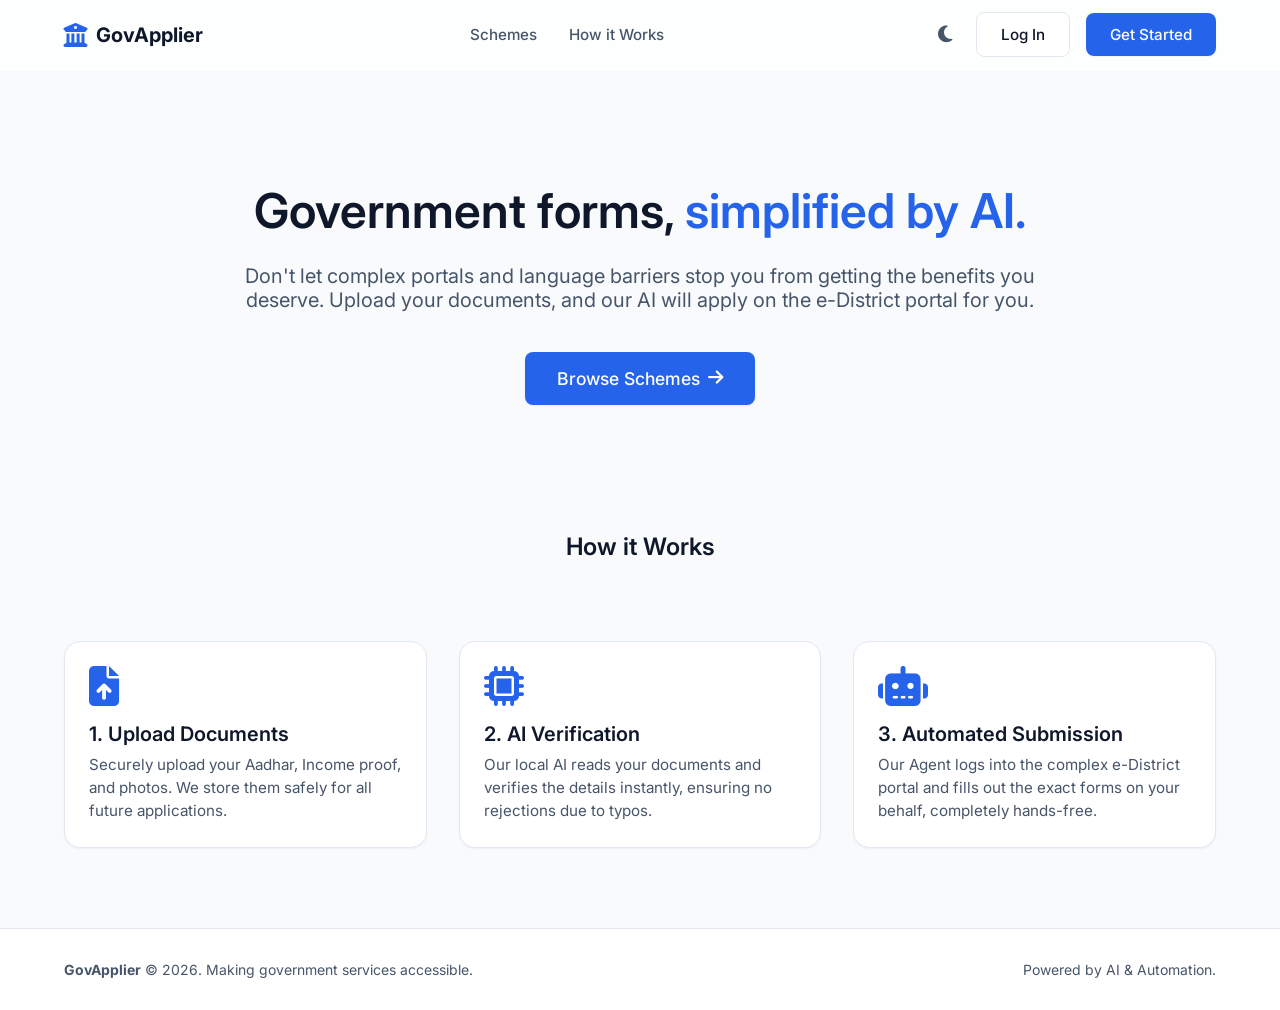
<file: gov_applier/frontend/index.html>
<!DOCTYPE html>
<html lang="en" data-theme="light">
<head>
    <meta charset="UTF-8">
    <meta name="viewport" content="width=device-width, initial-scale=1.0">
    <title>Gov Scheme Applier | AI Powered Applications</title>
    
    <!-- Google Fonts -->
    <link href="https://fonts.googleapis.com/css2?family=Inter:wght@400;500;600;700&display=swap" rel="stylesheet">
    
    <!-- Font Awesome for Icons -->
    <link rel="stylesheet" href="https://cdnjs.cloudflare.com/ajax/libs/font-awesome/6.4.0/css/all.min.css">
    
    <!-- CSS Architecture -->
    <link rel="stylesheet" href="css/globals.css">
    <link rel="stylesheet" href="css/layouts.css">
    <link rel="stylesheet" href="css/components.css">
    <link rel="stylesheet" href="css/animations.css">

    <style>
        .hero {
            text-align: center;
            padding: 4rem 0;
            max-width: 800px;
            margin: 0 auto;
        }
        .hero h1 {
            font-size: 3rem;
            margin-bottom: 1.5rem;
            color: var(--text-primary);
        }
        .hero h1 span {
            color: var(--accent-blue);
        }
        .hero p {
            font-size: 1.25rem;
            color: var(--text-secondary);
            margin-bottom: 2.5rem;
        }
        
        .features-grid {
            display: grid;
            grid-template-columns: repeat(auto-fit, minmax(300px, 1fr));
            gap: 2rem;
            padding: 2rem 0;
        }
        
        .feature-icon {
            font-size: 2.5rem;
            color: var(--accent-blue);
            margin-bottom: 1rem;
        }
    </style>
</head>
<body>

    <!-- Navbar -->
    <nav class="navbar">
        <div class="container">
            <a href="index.html" class="nav-brand">
                <i class="fa-solid fa-building-columns"></i>
                GovApplier
            </a>
            
            <div class="nav-links">
                <a href="schemes.html" class="nav-link">Schemes</a>
                <a href="#how-it-works" class="nav-link">How it Works</a>
            </div>
            
            <div class="nav-actions">
                <button class="theme-toggle" id="themeToggleBtn" aria-label="Toggle Theme">
                    <i class="fa-solid fa-moon"></i>
                </button>
                <a href="auth.html" class="btn btn-secondary">Log In</a>
                <a href="auth.html" class="btn btn-primary">Get Started</a>
            </div>
        </div>
    </nav>

    <!-- Main Content -->
    <main class="main-content">
        <div class="container">
            
            <!-- Hero Section -->
            <section class="hero animate-fade-in-up">
                <h1>Government forms, <span>simplified by AI.</span></h1>
                <p>Don't let complex portals and language barriers stop you from getting the benefits you deserve. Upload your documents, and our AI will apply on the e-District portal for you.</p>
                <div class="hero-actions">
                    <a href="schemes.html" class="btn btn-primary btn-lg" style="padding: 1rem 2rem; font-size: 1.1rem;">
                        Browse Schemes <i class="fa-solid fa-arrow-right"></i>
                    </a>
                </div>
            </section>
            
            <!-- Features Section -->
            <section id="how-it-works" style="margin-top: 4rem;">
                <h2 style="text-align: center; margin-bottom: 3rem;">How it Works</h2>
                <div class="features-grid">
                    
                    <div class="card animate-fade-in-up stagger-1 text-center">
                        <i class="fa-solid fa-file-arrow-up feature-icon"></i>
                        <h3 class="card-title">1. Upload Documents</h3>
                        <p class="card-text">Securely upload your Aadhar, Income proof, and photos. We store them safely for all future applications.</p>
                    </div>
                    
                    <div class="card animate-fade-in-up stagger-2 text-center">
                        <i class="fa-solid fa-microchip feature-icon"></i>
                        <h3 class="card-title">2. AI Verification</h3>
                        <p class="card-text">Our local AI reads your documents and verifies the details instantly, ensuring no rejections due to typos.</p>
                    </div>
                    
                    <div class="card animate-fade-in-up stagger-3 text-center">
                        <i class="fa-solid fa-robot feature-icon"></i>
                        <h3 class="card-title">3. Automated Submission</h3>
                        <p class="card-text">Our Agent logs into the complex e-District portal and fills out the exact forms on your behalf, completely hands-free.</p>
                    </div>
                    
                </div>
            </section>
            
        </div>
    </main>

    <!-- Footer -->
    <footer class="footer">
        <div class="container footer-content">
            <div>
                <strong>GovApplier</strong> &copy; 2026. Making government services accessible.
            </div>
            <div>
                Powered by AI & Automation.
            </div>
        </div>
    </footer>

    <!-- Core Scripts -->
    <script src="js/app.js"></script>
</body>
</html>
</file>
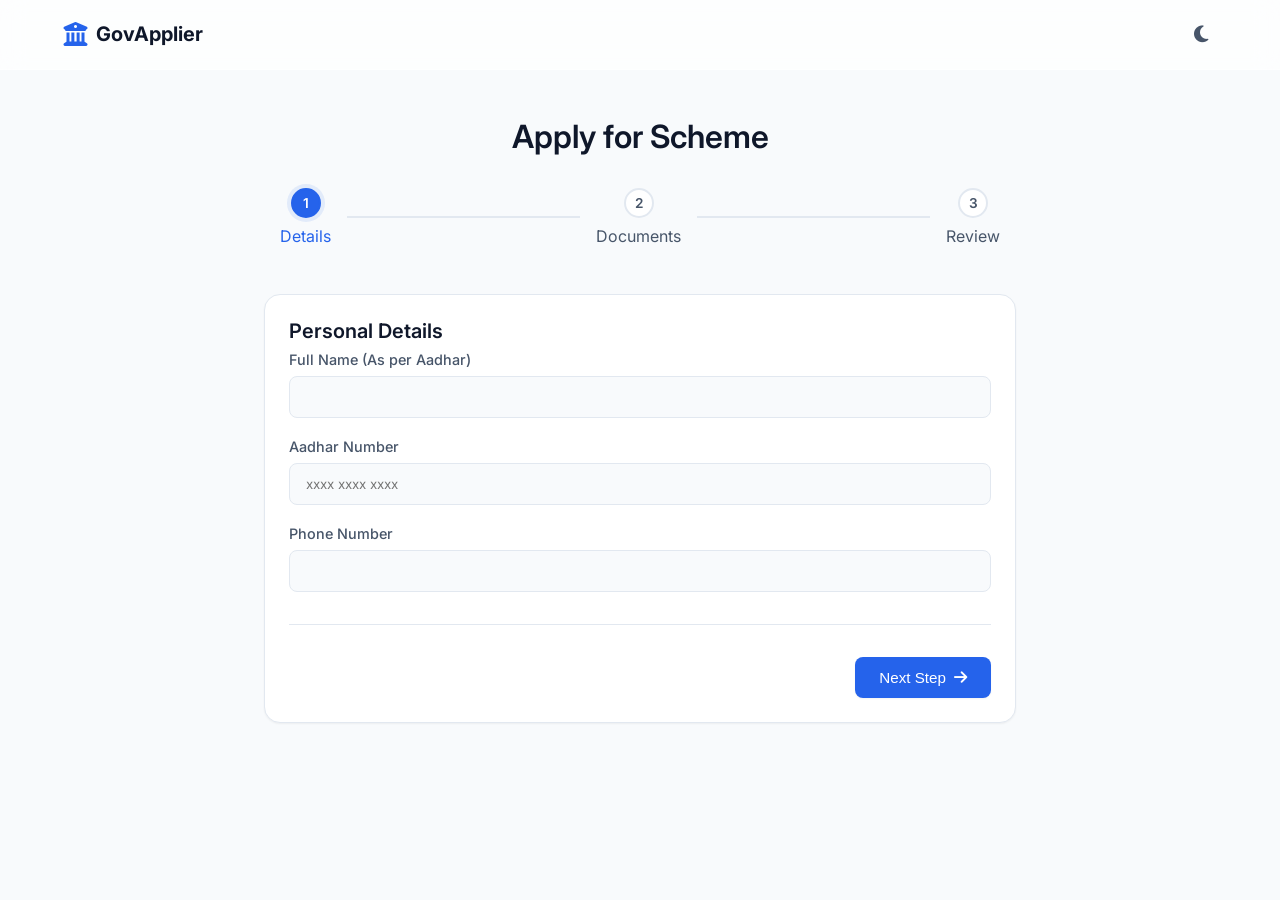
<file: gov_applier/frontend/apply.html>
<!DOCTYPE html>
<html lang="en" data-theme="light">
<head>
    <meta charset="UTF-8">
    <meta name="viewport" content="width=device-width, initial-scale=1.0">
    <title>Apply | Gov Scheme Applier</title>
    
    <link href="https://fonts.googleapis.com/css2?family=Inter:wght@400;500;600;700&display=swap" rel="stylesheet">
    <link rel="stylesheet" href="https://cdnjs.cloudflare.com/ajax/libs/font-awesome/6.4.0/css/all.min.css">
    
    <link rel="stylesheet" href="css/globals.css">
    <link rel="stylesheet" href="css/layouts.css">
    <link rel="stylesheet" href="css/components.css">
    <link rel="stylesheet" href="css/animations.css">

    <style>
        .wizard-container {
            max-width: 800px;
            margin: 0 auto;
        }
        
        .progress-bar-container {
            display: flex;
            justify-content: space-between;
            margin-bottom: 3rem;
            position: relative;
        }
        
        .progress-bar-container::before {
            content: '';
            position: absolute;
            top: 50%;
            left: 0;
            right: 0;
            height: 2px;
            background: var(--border-color);
            z-index: 1;
            transform: translateY(-50%);
        }
        
        .progress-step {
            position: relative;
            z-index: 2;
            background: var(--bg-primary);
            padding: 0 1rem;
            display: flex;
            flex-direction: column;
            align-items: center;
            gap: 0.5rem;
            color: var(--text-secondary);
        }
        
        .step-circle {
            width: 30px;
            height: 30px;
            border-radius: 50%;
            background: var(--bg-secondary);
            border: 2px solid var(--border-color);
            display: flex;
            align-items: center;
            justify-content: center;
            font-weight: 600;
            font-size: 0.85rem;
            transition: all 0.3s ease;
        }
        
        .progress-step.active {
            color: var(--accent-blue);
        }
        
        .progress-step.active .step-circle {
            border-color: var(--accent-blue);
            background: var(--accent-blue);
            color: white;
            box-shadow: 0 0 0 4px var(--accent-blue-light);
        }
        
        .wizard-step {
            display: none;
        }
        
        .wizard-step.active {
            display: block;
            animation: fadeIn 0.4s ease-out forwards;
        }
        
        .drag-drop-zone {
            border: 2px dashed var(--border-color);
            border-radius: 1rem;
            padding: 3rem 1rem;
            text-align: center;
            cursor: pointer;
            background: var(--bg-secondary);
            transition: all 0.2s ease;
            margin-bottom: 1rem;
        }
        
        .drag-drop-zone:hover, .drag-drop-zone.dragover {
            border-color: var(--accent-blue);
            background: var(--accent-blue-light);
        }
        
        .drag-drop-zone i {
            font-size: 3rem;
            color: var(--accent-blue);
            margin-bottom: 1rem;
        }
        
        .wizard-actions {
            display: flex;
            justify-content: space-between;
            margin-top: 2rem;
            padding-top: 2rem;
            border-top: 1px solid var(--border-color);
        }
    </style>
</head>
<body>

    <!-- Navbar -->
    <nav class="navbar">
        <div class="container">
            <a href="index.html" class="nav-brand">
                <i class="fa-solid fa-building-columns"></i>
                GovApplier
            </a>
            <div class="nav-actions">
                <button class="theme-toggle" id="themeToggleBtn" aria-label="Toggle Theme">
                    <i class="fa-solid fa-moon"></i>
                </button>
            </div>
        </div>
    </nav>

    <!-- Main Content -->
    <main class="main-content">
        <div class="container wizard-container">
            
            <h1 style="text-align: center; margin-bottom: 2rem;" id="schemeTitle">Apply for Scheme</h1>
            
            <div class="progress-bar-container animate-fade-in-up">
                <div class="progress-step active" id="indicator-1">
                    <div class="step-circle">1</div>
                    <span>Details</span>
                </div>
                <div class="progress-step" id="indicator-2">
                    <div class="step-circle">2</div>
                    <span>Documents</span>
                </div>
                <div class="progress-step" id="indicator-3">
                    <div class="step-circle">3</div>
                    <span>Review</span>
                </div>
            </div>
            
            <div class="card animate-fade-in-up stagger-1">
                
                <!-- Step 1: Details -->
                <div class="wizard-step active" id="step-1">
                    <h3 class="card-title mb-4">Personal Details</h3>
                    <form id="detailsForm">
                        <div class="form-group">
                            <label class="form-label">Full Name (As per Aadhar)</label>
                            <input type="text" class="form-control" id="appName" required>
                        </div>
                        <div class="form-group">
                            <label class="form-label">Aadhar Number</label>
                            <input type="text" class="form-control" id="appAadhar" placeholder="xxxx xxxx xxxx" required>
                        </div>
                        <div class="form-group">
                            <label class="form-label">Phone Number</label>
                            <input type="tel" class="form-control" id="appPhone" required>
                        </div>
                    </form>
                </div>
                
                <!-- Step 2: Documents -->
                <div class="wizard-step" id="step-2">
                    <h3 class="card-title mb-4">Upload Documents</h3>
                    <p class="card-text" style="margin-bottom: 1.5rem;">Please upload the required documents. Our AI will automatically verify them.</p>
                    
                    <div class="form-group">
                        <label class="form-label">Aadhar Card</label>
                        <div class="drag-drop-zone" id="dropAadhar">
                            <i class="fa-solid fa-cloud-arrow-up"></i>
                            <p>Drag & Drop your file here, or click to browse</p>
                            <p style="font-size: 0.8rem; color: var(--text-secondary); margin-top: 0.5rem;">PDF, JPG, or PNG up to 5MB</p>
                            <input type="file" id="fileAadhar" style="display: none;" accept=".pdf,.jpg,.jpeg,.png">
                        </div>
                        <div id="fileAadharName" style="color: var(--success); font-weight: 500; font-size: 0.9rem; text-align: center;"></div>
                    </div>
                </div>
                
                <!-- Step 3: Review -->
                <div class="wizard-step" id="step-3">
                    <h3 class="card-title mb-4">Review & Submit</h3>
                    <p class="card-text" style="margin-bottom: 1.5rem;">Please review your details. Once submitted, our AI agent will begin filling your application on the official portal.</p>
                    
                    <div style="background: var(--bg-primary); padding: 1.5rem; border-radius: 0.5rem; border: 1px solid var(--border-color); margin-bottom: 1.5rem;">
                        <p style="margin-bottom: 0.5rem;"><strong>Name:</strong> <span id="reviewName"></span></p>
                        <p style="margin-bottom: 0.5rem;"><strong>Aadhar:</strong> <span id="reviewAadhar"></span></p>
                        <p style="margin-bottom: 0.5rem;"><strong>Phone:</strong> <span id="reviewPhone"></span></p>
                        <hr style="border: none; border-top: 1px solid var(--border-color); margin: 1rem 0;">
                        <p style="color: var(--success);"><i class="fa-solid fa-check-circle"></i> Documents attached and verified</p>
                    </div>
                </div>
                
                <!-- Navigation -->
                <div class="wizard-actions">
                    <button class="btn btn-secondary" id="prevBtn" style="display: none;">Back</button>
                    <div style="flex: 1;"></div>
                    <button class="btn btn-primary" id="nextBtn">Next Step <i class="fa-solid fa-arrow-right"></i></button>
                    <button class="btn btn-primary" id="submitBtn" style="display: none;">Submit to AI Agent <i class="fa-solid fa-robot"></i></button>
                </div>
                
            </div>
            
        </div>
    </main>

    <!-- Core Scripts -->
    <script src="js/app.js"></script>
    <script src="js/wizard.js"></script>
</body>
</html>
</file>
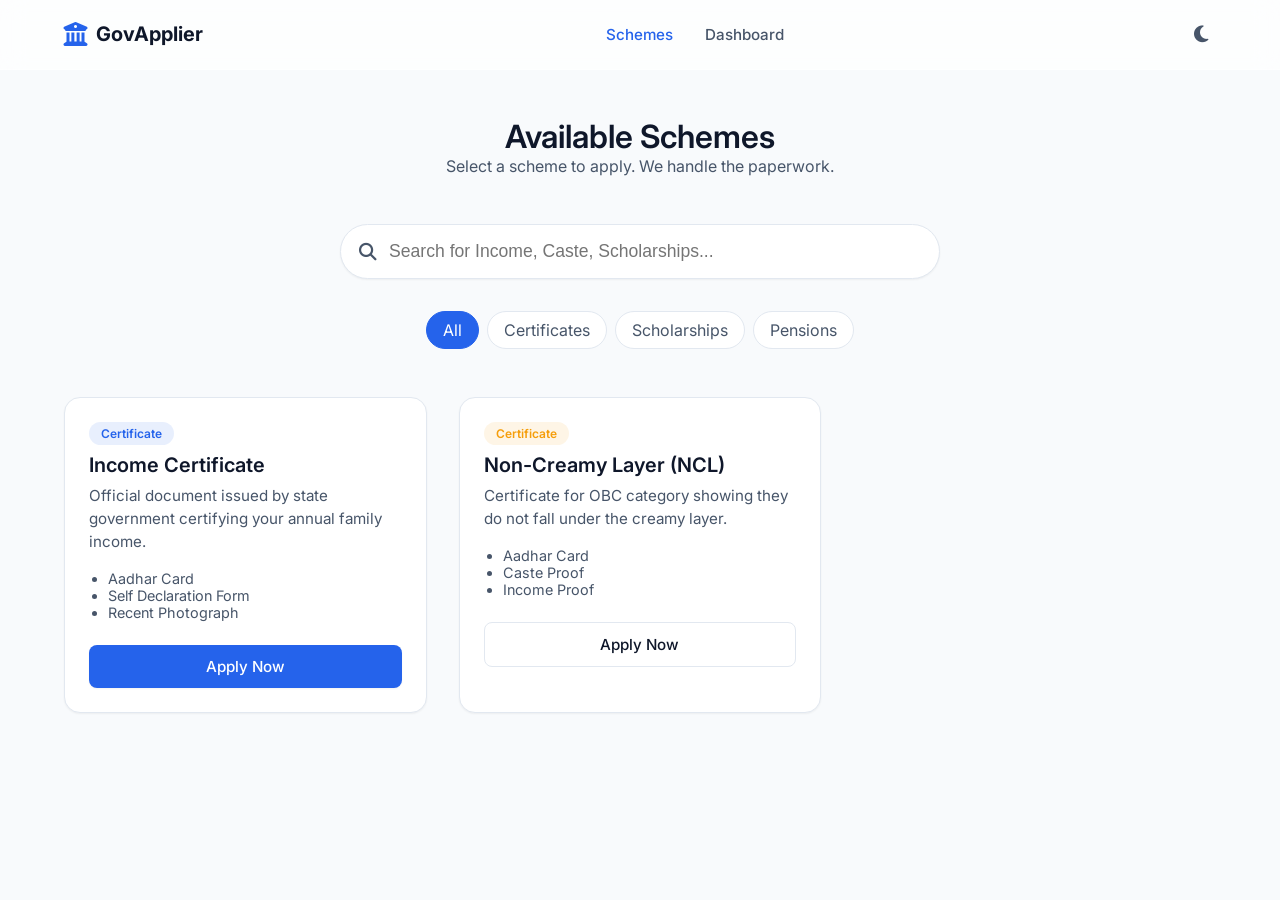
<file: gov_applier/frontend/schemes.html>
<!DOCTYPE html>
<html lang="en" data-theme="light">
<head>
    <meta charset="UTF-8">
    <meta name="viewport" content="width=device-width, initial-scale=1.0">
    <title>Schemes Directory | Gov Scheme Applier</title>
    
    <link href="https://fonts.googleapis.com/css2?family=Inter:wght@400;500;600;700&display=swap" rel="stylesheet">
    <link rel="stylesheet" href="https://cdnjs.cloudflare.com/ajax/libs/font-awesome/6.4.0/css/all.min.css">
    
    <link rel="stylesheet" href="css/globals.css">
    <link rel="stylesheet" href="css/layouts.css">
    <link rel="stylesheet" href="css/components.css">
    <link rel="stylesheet" href="css/animations.css">

    <style>
        .page-header {
            text-align: center;
            margin-bottom: 3rem;
        }
        
        .search-bar {
            max-width: 600px;
            margin: 0 auto 2rem auto;
            position: relative;
        }
        
        .search-input {
            width: 100%;
            padding: 1rem 1.5rem 1rem 3rem;
            border-radius: 9999px;
            border: 1px solid var(--border-color);
            background: var(--bg-secondary);
            color: var(--text-primary);
            font-size: 1.1rem;
            box-shadow: var(--shadow-sm);
        }
        
        .search-input:focus {
            outline: none;
            border-color: var(--accent-blue);
            box-shadow: 0 0 0 3px var(--accent-blue-light);
        }
        
        .search-icon {
            position: absolute;
            left: 1.2rem;
            top: 50%;
            transform: translateY(-50%);
            color: var(--text-secondary);
            font-size: 1.1rem;
        }
        
        .filters {
            display: flex;
            justify-content: center;
            gap: 0.5rem;
            flex-wrap: wrap;
            margin-bottom: 3rem;
        }
        
        .filter-tag {
            padding: 0.5rem 1rem;
            border-radius: 9999px;
            background: var(--bg-secondary);
            border: 1px solid var(--border-color);
            color: var(--text-secondary);
            cursor: pointer;
            transition: all 0.2s;
        }
        
        .filter-tag:hover, .filter-tag.active {
            background: var(--accent-blue);
            color: white;
            border-color: var(--accent-blue);
        }
        
        .schemes-grid {
            display: grid;
            grid-template-columns: repeat(auto-fill, minmax(300px, 1fr));
            gap: 2rem;
        }
        
        .req-list {
            margin-top: 1rem;
            margin-bottom: 1.5rem;
            padding-left: 1.2rem;
            color: var(--text-secondary);
            font-size: 0.9rem;
        }
    </style>
</head>
<body>

    <!-- Navbar -->
    <nav class="navbar">
        <div class="container">
            <a href="index.html" class="nav-brand">
                <i class="fa-solid fa-building-columns"></i>
                GovApplier
            </a>
            <div class="nav-links">
                <a href="schemes.html" class="nav-link" style="color: var(--accent-blue);">Schemes</a>
                <a href="dashboard.html" class="nav-link">Dashboard</a>
            </div>
            <div class="nav-actions">
                <button class="theme-toggle" id="themeToggleBtn" aria-label="Toggle Theme">
                    <i class="fa-solid fa-moon"></i>
                </button>
            </div>
        </div>
    </nav>

    <!-- Main Content -->
    <main class="main-content">
        <div class="container">
            
            <div class="page-header animate-fade-in-up">
                <h1>Available Schemes</h1>
                <p style="color: var(--text-secondary);">Select a scheme to apply. We handle the paperwork.</p>
            </div>
            
            <div class="search-bar animate-fade-in-up stagger-1">
                <i class="fa-solid fa-magnifying-glass search-icon"></i>
                <input type="text" class="search-input" placeholder="Search for Income, Caste, Scholarships...">
            </div>
            
            <div class="filters animate-fade-in-up stagger-1">
                <div class="filter-tag active">All</div>
                <div class="filter-tag">Certificates</div>
                <div class="filter-tag">Scholarships</div>
                <div class="filter-tag">Pensions</div>
            </div>
            
            <div class="schemes-grid" id="schemesGrid">
                
                <!-- Card 1 -->
                <div class="card animate-fade-in-up stagger-2">
                    <span class="badge badge-blue mb-2">Certificate</span>
                    <h3 class="card-title" style="margin-top: 0.5rem;">Income Certificate</h3>
                    <p class="card-text">Official document issued by state government certifying your annual family income.</p>
                    
                    <ul class="req-list">
                        <li>Aadhar Card</li>
                        <li>Self Declaration Form</li>
                        <li>Recent Photograph</li>
                    </ul>
                    
                    <a href="apply.html?scheme=income" class="btn btn-primary" style="width: 100%;">Apply Now</a>
                </div>
                
                <!-- Card 2 -->
                <div class="card animate-fade-in-up stagger-3">
                    <span class="badge badge-warning mb-2">Certificate</span>
                    <h3 class="card-title" style="margin-top: 0.5rem;">Non-Creamy Layer (NCL)</h3>
                    <p class="card-text">Certificate for OBC category showing they do not fall under the creamy layer.</p>
                    
                    <ul class="req-list">
                        <li>Aadhar Card</li>
                        <li>Caste Proof</li>
                        <li>Income Proof</li>
                    </ul>
                    
                    <a href="apply.html?scheme=ncl" class="btn btn-secondary" style="width: 100%;">Apply Now</a>
                </div>
                
            </div>
            
        </div>
    </main>

    <!-- Core Scripts -->
    <script src="js/app.js"></script>
</body>
</html>
</file>
<file: gov_applier/frontend/css/globals.css>
:root {
    /* Light Mode Variables (Default) */
    --bg-primary: #f8fafc;
    --bg-secondary: #ffffff;
    --text-primary: #0f172a;
    --text-secondary: #475569;
    
    /* Brand Colors */
    --accent-blue: #2563eb;
    --accent-blue-hover: #1d4ed8;
    --accent-blue-light: rgba(37, 99, 235, 0.1);
    
    /* Status Colors */
    --success: #10b981;
    --warning: #f59e0b;
    --error: #ef4444;
    
    /* Borders & Shadows */
    --border-color: #e2e8f0;
    --glass-bg: rgba(255, 255, 255, 0.7);
    --glass-border: rgba(255, 255, 255, 0.5);
    --shadow-sm: 0 1px 2px 0 rgba(0, 0, 0, 0.05);
    --shadow-md: 0 4px 6px -1px rgba(0, 0, 0, 0.1), 0 2px 4px -1px rgba(0, 0, 0, 0.06);
    --shadow-lg: 0 10px 15px -3px rgba(0, 0, 0, 0.1), 0 4px 6px -2px rgba(0, 0, 0, 0.05);
    
    /* Typography */
    --font-family: 'Inter', system-ui, -apple-system, sans-serif;
}

[data-theme="dark"] {
    /* Deep, Premium Dark Tones */
    --bg-primary: #0b0f19;
    --bg-secondary: #111827;
    --text-primary: #f9fafb;
    --text-secondary: #9ca3af;
    
    /* Vibrant Blue Accent for Dark Mode */
    --accent-blue: #3b82f6;
    --accent-blue-hover: #60a5fa;
    --accent-blue-light: rgba(59, 130, 246, 0.15);
    
    /* Borders & Shadows */
    --border-color: #1f2937;
    --glass-bg: rgba(17, 24, 39, 0.7);
    --glass-border: rgba(255, 255, 255, 0.05);
    --shadow-sm: 0 1px 2px 0 rgba(0, 0, 0, 0.5);
    --shadow-md: 0 4px 6px -1px rgba(0, 0, 0, 0.4), 0 2px 4px -1px rgba(0, 0, 0, 0.3);
    --shadow-lg: 0 10px 15px -3px rgba(0, 0, 0, 0.5), 0 4px 6px -2px rgba(0, 0, 0, 0.4);
}

* {
    margin: 0;
    padding: 0;
    box-sizing: border-box;
}

body {
    font-family: var(--font-family);
    background-color: var(--bg-primary);
    color: var(--text-primary);
    transition: background-color 0.3s ease, color 0.3s ease;
    min-height: 100vh;
    display: flex;
    flex-direction: column;
}

a {
    color: var(--accent-blue);
    text-decoration: none;
    transition: color 0.2s ease;
}

a:hover {
    color: var(--accent-blue-hover);
}

h1, h2, h3, h4, h5, h6 {
    font-weight: 600;
    line-height: 1.2;
}
</file>
<file: gov_applier/frontend/css/layouts.css>
/* Structural Layouts */

.container {
    max-width: 1200px;
    margin: 0 auto;
    padding: 0 1.5rem;
    width: 100%;
}

/* Navbar */
.navbar {
    position: fixed;
    top: 0;
    left: 0;
    right: 0;
    height: 70px;
    background: var(--glass-bg);
    backdrop-filter: blur(12px);
    -webkit-backdrop-filter: blur(12px);
    border-bottom: 1px solid var(--glass-border);
    z-index: 100;
    display: flex;
    align-items: center;
}

.navbar .container {
    display: flex;
    justify-content: space-between;
    align-items: center;
}

.nav-brand {
    font-size: 1.25rem;
    font-weight: 700;
    color: var(--text-primary);
    display: flex;
    align-items: center;
    gap: 0.5rem;
}

.nav-brand i {
    color: var(--accent-blue);
    font-size: 1.5rem;
}

.nav-links {
    display: flex;
    gap: 2rem;
    align-items: center;
}

.nav-link {
    color: var(--text-secondary);
    font-weight: 500;
    font-size: 0.95rem;
}

.nav-link:hover {
    color: var(--accent-blue);
}

.nav-actions {
    display: flex;
    align-items: center;
    gap: 1rem;
}

/* Theme Toggle Button */
.theme-toggle {
    background: transparent;
    border: none;
    color: var(--text-secondary);
    cursor: pointer;
    font-size: 1.2rem;
    padding: 0.5rem;
    border-radius: 50%;
    display: flex;
    align-items: center;
    justify-content: center;
    transition: all 0.2s ease;
}

.theme-toggle:hover {
    background: var(--bg-secondary);
    color: var(--accent-blue);
}

/* Main Content Area */
.main-content {
    flex: 1;
    margin-top: 70px; /* Offset for fixed navbar */
    padding: 3rem 0;
}

/* Footer */
.footer {
    background: var(--bg-secondary);
    border-top: 1px solid var(--border-color);
    padding: 2rem 0;
    margin-top: auto;
}

.footer-content {
    display: flex;
    justify-content: space-between;
    align-items: center;
    color: var(--text-secondary);
    font-size: 0.875rem;
}
</file>
<file: gov_applier/frontend/css/components.css>
/* Reusable UI Components */

/* Buttons */
.btn {
    display: inline-flex;
    align-items: center;
    justify-content: center;
    gap: 0.5rem;
    padding: 0.75rem 1.5rem;
    border-radius: 0.5rem;
    font-weight: 500;
    font-size: 0.95rem;
    cursor: pointer;
    transition: all 0.2s ease;
    border: none;
    text-decoration: none;
}

.btn-primary {
    background-color: var(--accent-blue);
    color: white;
    box-shadow: var(--shadow-sm);
}

.btn-primary:hover {
    background-color: var(--accent-blue-hover);
    color: white;
    transform: translateY(-1px);
    box-shadow: var(--shadow-md);
}

.btn-secondary {
    background-color: var(--bg-secondary);
    color: var(--text-primary);
    border: 1px solid var(--border-color);
}

.btn-secondary:hover {
    border-color: var(--text-secondary);
}

/* Cards */
.card {
    background: var(--bg-secondary);
    border: 1px solid var(--border-color);
    border-radius: 1rem;
    padding: 1.5rem;
    box-shadow: var(--shadow-sm);
    transition: transform 0.2s ease, box-shadow 0.2s ease;
}

.card:hover {
    transform: translateY(-2px);
    box-shadow: var(--shadow-md);
}

.card-title {
    font-size: 1.25rem;
    font-weight: 600;
    margin-bottom: 0.5rem;
    color: var(--text-primary);
}

.card-text {
    color: var(--text-secondary);
    font-size: 0.95rem;
    line-height: 1.5;
}

/* Form Inputs */
.form-group {
    margin-bottom: 1.25rem;
}

.form-label {
    display: block;
    margin-bottom: 0.5rem;
    font-weight: 500;
    font-size: 0.9rem;
    color: var(--text-secondary);
}

.form-control {
    width: 100%;
    padding: 0.75rem 1rem;
    background-color: var(--bg-primary);
    border: 1px solid var(--border-color);
    border-radius: 0.5rem;
    color: var(--text-primary);
    font-family: var(--font-family);
    transition: all 0.2s ease;
}

.form-control:focus {
    outline: none;
    border-color: var(--accent-blue);
    box-shadow: 0 0 0 3px var(--accent-blue-light);
}

/* Badges */
.badge {
    display: inline-block;
    padding: 0.25rem 0.75rem;
    border-radius: 9999px;
    font-size: 0.75rem;
    font-weight: 600;
}

.badge-blue {
    background-color: var(--accent-blue-light);
    color: var(--accent-blue);
}

.badge-success {
    background-color: rgba(16, 185, 129, 0.1);
    color: var(--success);
}

.badge-warning {
    background-color: rgba(245, 158, 11, 0.1);
    color: var(--warning);
}
</file>
<file: gov_applier/frontend/css/animations.css>
/* Micro-animations and Transitions */

/* Fade In Up (used for page load) */
@keyframes fadeInUp {
    from {
        opacity: 0;
        transform: translateY(20px);
    }
    to {
        opacity: 1;
        transform: translateY(0);
    }
}

.animate-fade-in-up {
    animation: fadeInUp 0.6s cubic-bezier(0.16, 1, 0.3, 1) forwards;
}

/* Staggered children animation */
.stagger-1 { animation-delay: 0.1s; }
.stagger-2 { animation-delay: 0.2s; }
.stagger-3 { animation-delay: 0.3s; }

/* Pulse animation (e.g. for Ask AI button) */
@keyframes pulseGlow {
    0% {
        box-shadow: 0 0 0 0 rgba(37, 99, 235, 0.4);
    }
    70% {
        box-shadow: 0 0 0 10px rgba(37, 99, 235, 0);
    }
    100% {
        box-shadow: 0 0 0 0 rgba(37, 99, 235, 0);
    }
}

.animate-pulse-glow {
    animation: pulseGlow 2s infinite;
}

/* Float animation */
@keyframes float {
    0% {
        transform: translateY(0px);
    }
    50% {
        transform: translateY(-10px);
    }
    100% {
        transform: translateY(0px);
    }
}

.animate-float {
    animation: float 4s ease-in-out infinite;
}

/* Smooth Page Transitions */
body {
    animation: fadeIn 0.4s ease-out forwards;
}

@keyframes fadeIn {
    from { opacity: 0; }
    to { opacity: 1; }
}
</file>
